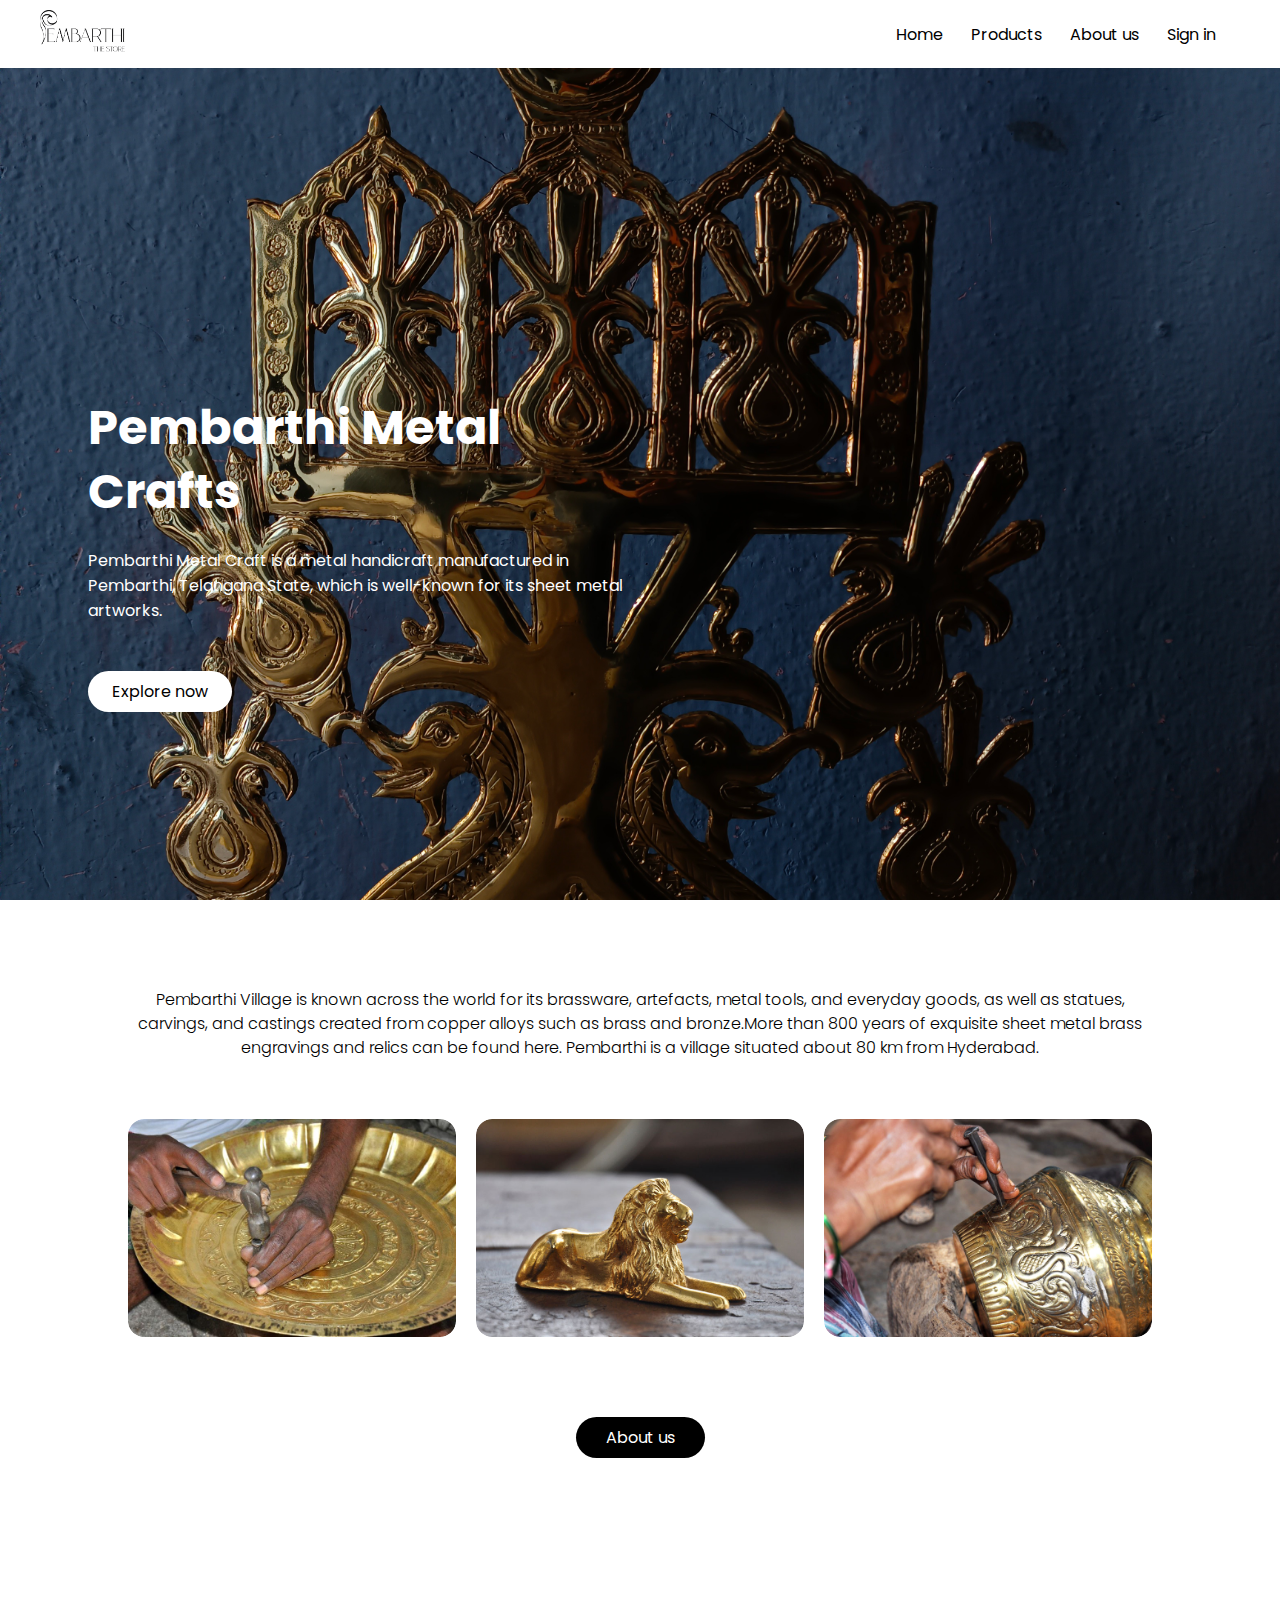
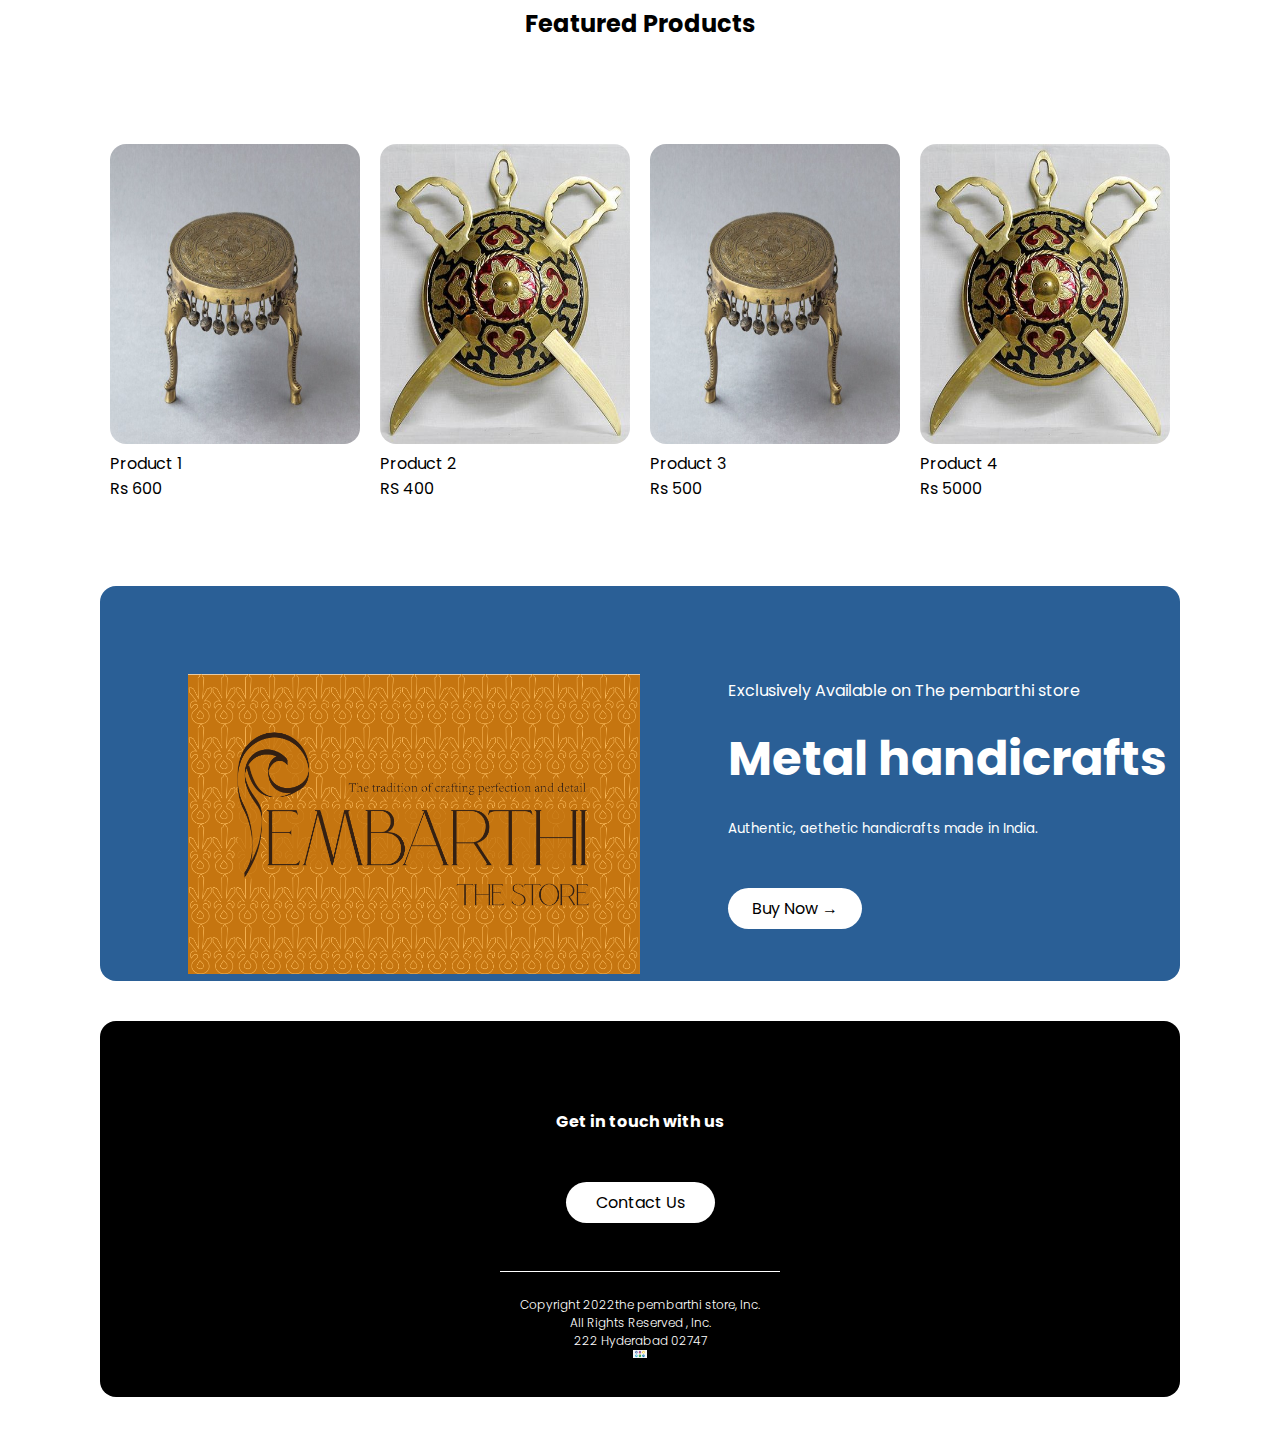
<file: assignment_3/index.html>
<!DOCTYPE html>
<html lang="en" dir="ltr">
  <head>
    <meta charset="utf-8">
    <title>Pembarthi Website</title>
    <link rel="stylesheet" href="main.css"><link rel="preconnect" href="https://fonts.googleapis.com">
<link rel="preconnect" href="https://fonts.gstatic.com" crossorigin>
<link href="https://fonts.googleapis.com/css2?family=Open+Sans:wght@300&family=Poppins:wght@200;400;500;600;700&display=swap" rel="stylesheet">

  </head>
  <body>
<div class="header">

<div class="container">
<div class="navbar">
  <div class="logo">
    <img src="images/1.png" width="125px">
  </div>

<nav>
  <ul>
    <li> <a href="">Home</a> </li>
    <li> <a href="">Products</a> </li>
    <li> <a href="">About us</a> </li>
    <li> <a href="">Sign in</a> </li>
  </ul>

</nav>
<!-- <img src="images/3.jpeg" width="30px" height="30px"> -->
</div>
<div class="row">
  <div class="col-2">
    <h1>Pembarthi Metal Crafts</h1>
    <p>
    Pembarthi Metal Craft is a metal handicraft manufactured in Pembarthi, Telangana State, which is well-known for its sheet metal artworks.
  </p>
  <a href=""class="btn">Explore now</a>
  </div>
  <div class="col-2">

  </div>

</div>
</div>
</div>

<section class="photos">
  <p>Pembarthi Village is known across the world for its brassware, artefacts, metal tools, and everyday goods, as well as statues, carvings, and castings created from copper alloys such as brass and bronze.More than 800 years of exquisite
    sheet metal brass engravings
    and relics can be found here. Pembarthi is a
    village situated about 80 km
    from Hyderabad. </p>
  <div class="aboutdesc">
    <div class="photoflex">
      <img src="images/3.jpeg">
      <div class="overlap">
        <h5>Hand Crafted</h5>
      </div>
    </div>
    <div class="photoflex">
      <img src="images/4.jpeg">
      <div class="overlap">
        <h5>Authentic</h5>
      </div>
    </div>
    <div class="photoflex">
      <img src="images/5.jpeg">
      <div class="overlap">
        <h5>Heritage</h5>
      </div>
    </div>

  </div>
  <a href=""class="btn2">About us</a>
</section>
<!--  -->


<!--  -->
<!---Our Featured Products -------------->
<div class="small-container">
      <h2 class="title">Featured Products</h2>
         <div class="row">
             <div class="col-4">

                 <a href="product-details.html"><img src="images/8.jpeg"></a>
                 <h4>Product 1<br>Rs 600</h4>

                 <p>$50.00</p>
             </div>
             <div class="col-4">
                 <img src="images/11.png">
                 <h4>Product 2<br>RS 400</h4>

                 <p>$75.00</p>
             </div>
             <div class="col-4">
                 <img src="images/8.jpeg">
                 <h4>Product 3<br>Rs 500</h4>

                 <p>$45.00</p>
             </div>
              <div class="col-4">
                 <img src="images/11.png">
                 <h4>Product 4
                 <br>Rs 5000</h4>

              <p>$55.00</p>
             </div>
         </div>



         <div class="offer">
             <div class="small-container">
                 <div class="row">
                 <div class="col-2">
                     <img src="images/branding.png" class="offer-img">
                 </div>
                 <div class="col-2">
                     <p>Exclusively Available on The pembarthi store</p>
                     <h1>Metal handicrafts</h1>
                     <small>Authentic, aethetic handicrafts made in India.</small>
                     <br>
                     <a href="https://www.youtube.com/c/EasyTutorialsVideo?sub_confirmation=1" class="btn">Buy Now &#8594;</a>
                 </div>
             </div>
             </div>

            </div>
            <!--  -->
            <section class="contact">
    <h1>Get in touch with us</h1>
    <a href="" class="button">Contact Us</a>
    <h5>Copyright 2022the pembarthi store, Inc.<br>
      All Rights Reserved , Inc.<br>
      222 Hyderabad 02747<br></h5>
        <img src="images/icons.png">

  </section>





     </body>
   </html>
</file>
<file: assignment_3/main.css>
*{
  margin: 0;
  padding: 0;
  box-sizing: border-box;
}
body{
font-family: 'Open Sans', sans-serif;
font-family: 'Poppins', sans-serif;
}

.navbar{
  display: flex;
  align-items: center;
  padding-left: : 40px;
  padding-right: 40px;
  padding-top: 10px;
  padding-bottom: 8px;
  background-color: white;
  margin-left: 0;
  margin-right: 0;
}
.navbar img{
  padding-left: 40px;
}
nav {
  flex: 1;
  text-align: right;
  color: white;

}
nav ul{
  display: inline-block;
  list-style-type: none;
}
nav ul li{
  display: inline-block;
  margin-right:24px;

}
a{
  text-decoration: none;
  color: #000000;
}
p{
  color: white;
}
.container{
  /* max-width: 1300px; */
  margin: auto;
  /* padding-left: 25px;
  padding-right: 25px; */
}
.row{
  display: flex;
  align-items: center;
  flex-wrap: wrap;
  justify-content: space-around;

}
.col-2{
  flex-basis: 50%;
  min-width: 300px;
  color: white;
  text-align:left;
  padding-left: 88px;
  padding-top: 240px;


}

.col-2 {
max-width: 100%;
background-image: linear-gradient(rgba(4, 9, 30, .7), rgba(4, 9, 30, 0.7)) image url(images/2.jpg);
background-size: cover;

}

.container{
  min-height: 100vh;
  width: 100%;
  background-image: url(images/2.jpg);
  background-position: center;
  background-size: cover;
}
.col-2  h1 {
  font-size: 48px;
  line-height: 64px;
  margin: 24px 0;

}

.btn{
  display: inline-block;
  background: white;
  color: black;
  padding: 8px 24px;
  margin: 48px 0px;
  border-radius: 32px;
  transition: background 0.5s;

}
.btn:hover{

  background: black;
  color: white;

}

.header {
  background: radial-gradient(white,black);
}
.header .row{
  margin-top: 64px;
}

.categories{
    margin: 64px 0;
}

.small-container{
    max-width: 1080px;
    margin: auto;
    padding-left: 0px;
    padding-right: 0px;
}

.col-3{
    flex-basis: 30%;
    min-width: 240px;
    margin-bottom: 32px;
}
.col-3 img{
    width: 100%;
  border-radius: 16px;

}
.overlap{
  text-align: center;

}

/*  */
.about {
  width: 80%;
  margin-top: 32px

  text-align: center;
  padding-top: 40px;
}

.about h1 {
  width: 80%;
  margin: auto;
  text-align: center;
  padding-top: 80px;
}
.aboutdesc{
  margin-top: 5%;
  display: flex;
  justify-content: space-between;
}



.photos {
  width: 80%;
  margin: auto;
  text-align: center;
  padding-top: 80px;
  font-size: 36px;
}

.photos h1 {
  font-size: 36px;
  font-weight: 400;
  color: #black
}

.photos p {
  color: black;
  font-size: 16px;
  font-weight: 300;
  line-height: 24px;
  padding: 8px;
}

.photoflex {
  flex-basis: 32%;
  border-radius: 16px;
  margin-bottom: 32px;
  position: relative;
  overflow: hidden;
}

.photoflex img {
  width: 100%;
  height: 100%;
  border-radius: 16px;
  display: block;
}

.overlap {
  background: transparent;
  height: 100%;
  width: 100%;
  position: absolute;
  top: 0;
  left: 0;
  transition: 0.5s;
  border-radius: 16px;
}

.overlap:hover{

  background: black;
  color: white;

}


.overlap h5 {
  font-size: 24px;
  color: white;
  font-weight: 700;
  width: 100%;
  bottom: 0;
  left: 50%;
  transform: translateX(-50%);
  position: absolute;
  opacity: 0;
  transition: 0.5s;
}
.overlap:hover h5{

  bottom: 30%
  color: white;
  opacity: 70%
}

.btn2{
  display: inline-block;
  background: black;
  color: white;
  padding: 8px 30px;
  margin: 48px 0px;
  border-radius: 30px;
  transition: background 0.5s;
  font-size: 16px;

}
.btn2:hover{

  background: white;
  color: black;
  border: 1px solid;
  border-color: black

}


.ArtisansWords {
  width: 80%;
  margin: auto;
  padding-top: 80px;
  text-align: center;
  font-size: 36px;
  font-weight: 400;
  color: #5C3A2F
}

.about h1 {
  font-size: 36px;
  font-weight: 400;
  color: #5C3A2F
}

.about p {
  color: #777;
  font-size: 16px;
  font-weight: 300;
  line-height: 24px;
  padding: 10px;
}
/*  */
.title{
    text-align: center;
    margin: 0px auto 80px;
    position: relative;
    line-height: 60px;
    color: black;
    padding-top: 88px;
}
.title::after{
    content: '';
    background: black
    width: 80px;
    height: 5px;
    border-radius: 8px;
    position: absolute;
    bottom: 0;
    left: 50%;
    transform: translateX(-50%);
}

.col-4{
    flex-basis: 25%;
    padding: 10px;
    min-width: 200px;
    margin-bottom: 50px;
    transition: transform 0.5s;
}
.col-4 img{
    width: 100%;
    height: 300px;
    border-radius: 16px;
}
h4{
    color: #black;
    font-weight: normal;
    text-align: left;
}
.col-4 p{
    font-size: 16px;

}

.col-4:hover{
    transform: translateY(-5px);
}


.offer{
    background-color: #2A5F96;
    border-radius: 16px;
    margin-top: 0px;
    padding: 0px 0px 0px 0px;
}
.col-2 .offer-img{
  width: 500px;
  height: 300px;
    padding-right: 48px;


}
 .offer .col-2 {
   padding-left: 88px;
   padding-top: 88px;
   padding-bottom: : 88px;

}
small{
    color: #black;
}

/*  */
.contact {
  margin: 40px auto;
  width: 100%;
background-color: black;
  background-position: center;
  background-size: cover;
  border-radius: 16px;
  text-align: center;
  padding-right: 400px;
  padding-left: 400px;
}

.contact h1 {
  font-size: 16px;
padding-top:88px;
padding-bottom: 0px;
  padding-left: 32px;
  padding-right: 32px;
  color: white;
}

.button {

    display: inline-block;
    background: white;
    color: black;
    padding: 8px 30px;
    margin: 48px 0px;
    border-radius: 30px;
    transition: background 0.5s;

  }
  .button:hover{

    background: black;
    color: white;

  }

.footer {
  text-align: center;
  padding: 24px 0;
  width: 80%;
  margin: auto;
  text-align: center;
}

.contact img {
  width: 5%;
  height: 5%
  align-items: center;
  padding-bottom: 32px;
}

.contact h4 {
  font-size: 36px;
  margin-bottom: 24px;
  margin-top: 24px;
  font-weight: 400;
  color: white;
}



.contact h5 {
  font-size: 12px;
  color: white;
  font-weight: 300;
  padding-top: 24px;
  border-top: 1px solid white;
}
</file>
